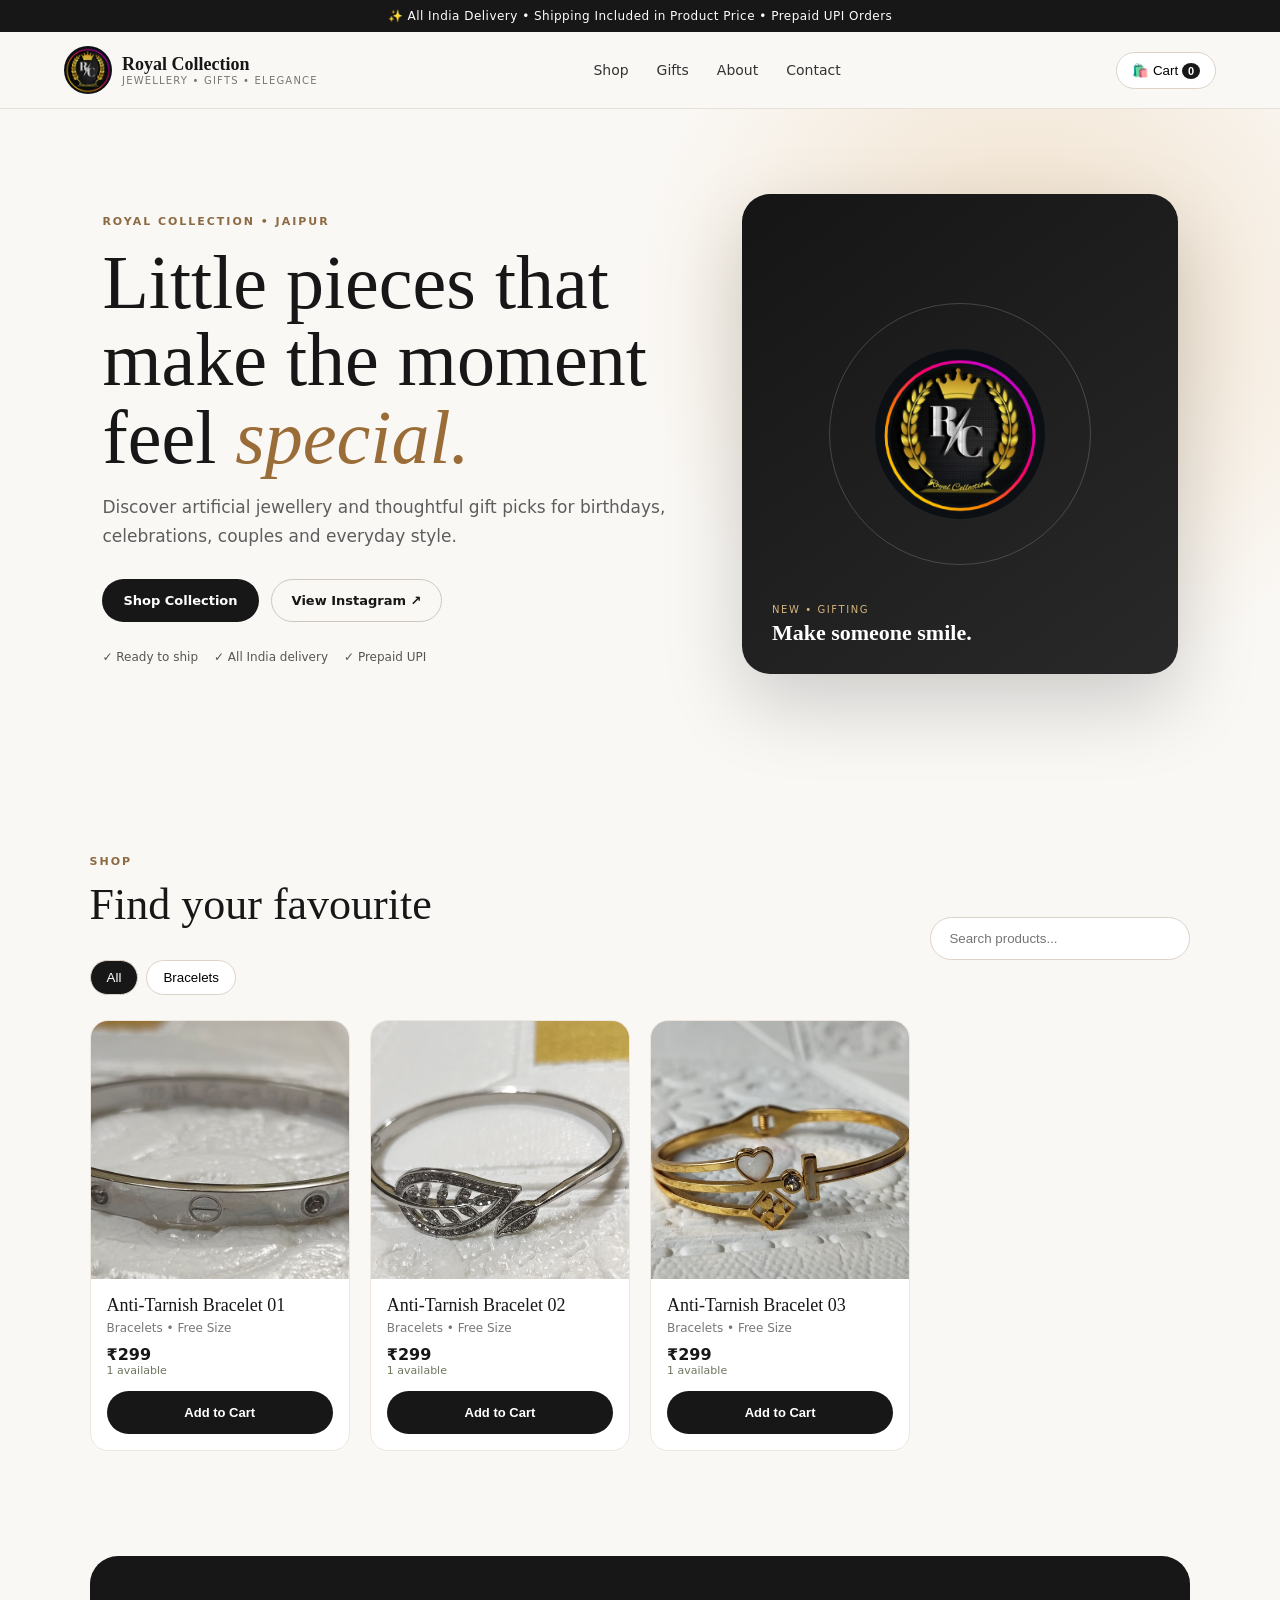
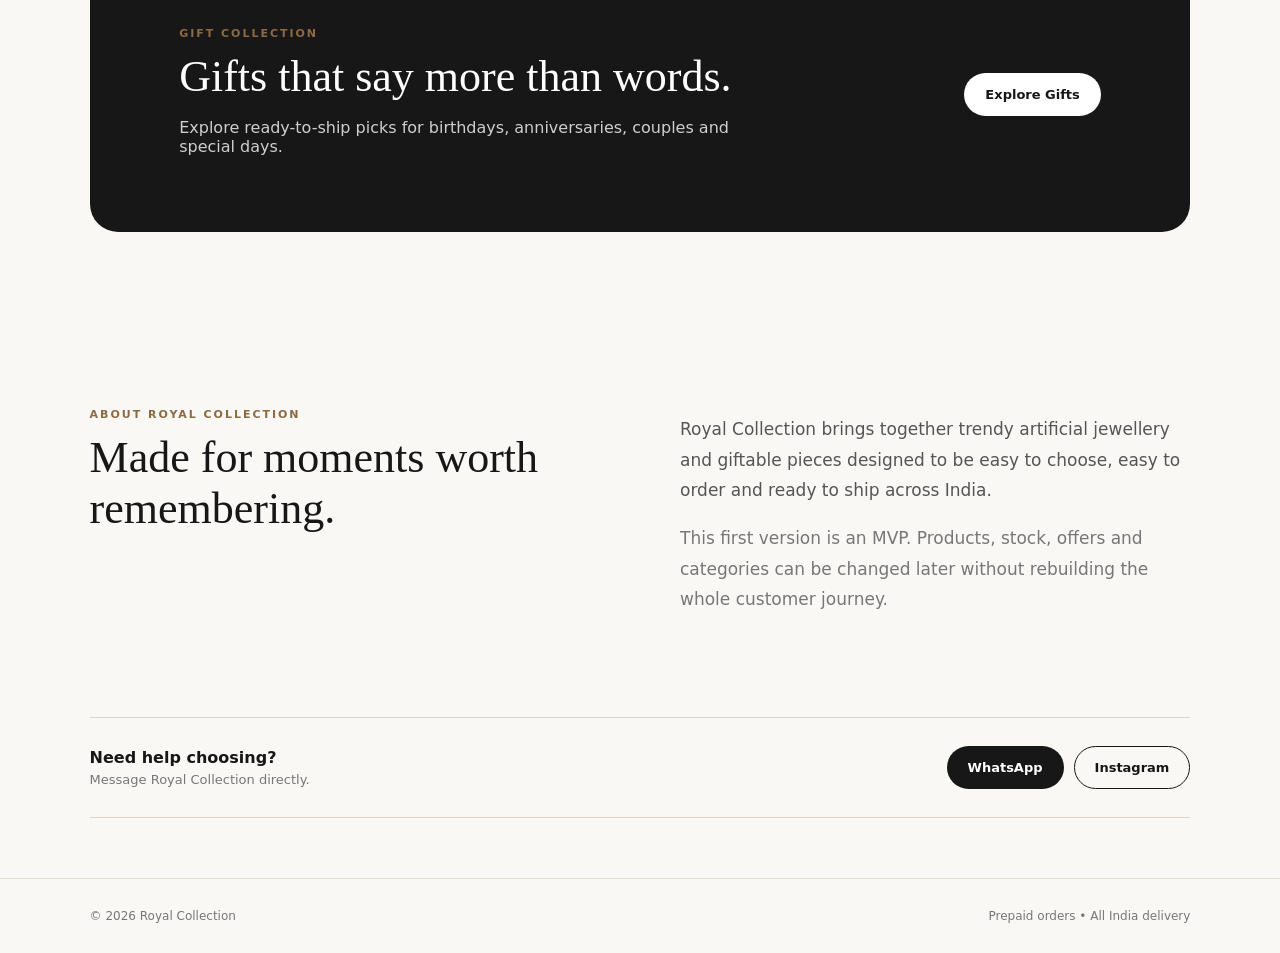
<file: index.html>
<!doctype html>
<html lang="en">
<head>
  <meta charset="utf-8">
  <meta name="viewport" content="width=device-width, initial-scale=1">
  <meta name="description" content="Royal Collection — artificial jewellery, bracelets, earrings, pendants and gift hampers.">
  <title>Royal Collection | Artificial Jewellery & Gifts</title>
  <link rel="stylesheet" href="styles.css">
</head>
<body>
  <div class="announcement">✨ All India Delivery • Shipping Included in Product Price • Prepaid UPI Orders</div>

  <header class="site-header">
    <a class="brand" href="#home" aria-label="Royal Collection home">
      <img src="logo.png" alt="Royal Collection logo">
      <div><strong>Royal Collection</strong><span>Jewellery • Gifts • Elegance</span></div>
    </a>
    <nav class="desktop-nav" aria-label="Main navigation">
      <a href="#shop">Shop</a>
      <a href="#gifts">Gifts</a>
      <a href="#about">About</a>
      <a href="#contact">Contact</a>
    </nav>
    <button class="cart-button" id="openCart" aria-label="Open cart">🛍️ <span>Cart</span> <b id="cartCount">0</b></button>
  </header>

  <main id="home">
    <section class="hero">
      <div class="hero-copy">
        <p class="eyebrow">ROYAL COLLECTION • JAIPUR</p>
        <h1>Little pieces that make the moment feel <em>special.</em></h1>
        <p>Discover artificial jewellery and thoughtful gift picks for birthdays, celebrations, couples and everyday style.</p>
        <div class="hero-actions">
          <a class="btn primary" href="#shop">Shop Collection</a>
          <a class="btn ghost" href="https://ig.me/m/royalcollection.inn" target="_blank" rel="noopener">View Instagram ↗</a>
        </div>
        <div class="trust-row"><span>✓ Ready to ship</span><span>✓ All India delivery</span><span>✓ Prepaid UPI</span></div>
      </div>
      <div class="hero-card">
        <img src="logo.png" alt="Royal Collection">
        <div><span>NEW • GIFTING</span><strong>Make someone smile.</strong></div>
      </div>
    </section>

    <section class="section" id="shop">
      <div class="section-head">
        <div><p class="eyebrow">SHOP</p><h2>Find your favourite</h2></div>
        <div class="search-wrap"><input id="search" type="search" placeholder="Search products..."></div>
      </div>
      <div class="category-row" id="categories"></div>
      <div class="product-grid" id="productGrid"></div>
      <div class="empty-state hidden" id="emptyState">No products match your search.</div>
    </section>

    <section class="gift-banner" id="gifts">
      <div><p class="eyebrow">GIFT COLLECTION</p><h2>Gifts that say more than words.</h2><p>Explore ready-to-ship picks for birthdays, anniversaries, couples and special days.</p></div>
      <a class="btn light" href="#shop" data-category-link="Gifts">Explore Gifts</a>
    </section>

    <section class="section about" id="about">
      <div><p class="eyebrow">ABOUT ROYAL COLLECTION</p><h2>Made for moments worth remembering.</h2></div>
      <div><p>Royal Collection brings together trendy artificial jewellery and giftable pieces designed to be easy to choose, easy to order and ready to ship across India.</p><p class="muted">This first version is an MVP. Products, stock, offers and categories can be changed later without rebuilding the whole customer journey.</p></div>
    </section>

    <section class="contact-strip" id="contact">
      <div><strong>Need help choosing?</strong><span>Message Royal Collection directly.</span></div>
      <div class="contact-actions">
        <a class="btn dark" href="https://wa.me/919351266561" target="_blank" rel="noopener">WhatsApp</a>
        <a class="btn outline-dark" href="https://ig.me/m/royalcollection.inn" target="_blank" rel="noopener">Instagram</a>
      </div>
    </section>
  </main>

  <footer><span>© <span id="year"></span> Royal Collection</span><span>Prepaid orders • All India delivery</span></footer>

  <!-- Cart drawer -->
  <div class="overlay hidden" id="overlay"></div>
  <aside class="drawer" id="cartDrawer" aria-label="Shopping cart">
    <div class="drawer-head"><h2>Your Cart</h2><button class="icon-btn" id="closeCart">×</button></div>
    <div id="cartItems" class="cart-items"></div>
    <div class="cart-footer">
      <div class="total-line"><span>Total</span><strong id="cartTotal">₹0</strong></div>
      <button class="btn primary full" id="checkoutBtn">Proceed to Checkout</button>
    </div>
  </aside>


  <!-- Product detail modal -->
  <div class="modal hidden" id="productModal">
    <div class="modal-card product-detail-card">
      <div class="drawer-head"><h2>Product Details</h2><button class="icon-btn" id="closeProduct">×</button></div>
      <div id="productDetail" class="product-detail"></div>
    </div>
  </div>

  <!-- Checkout modal -->
  <div class="modal hidden" id="checkoutModal">
    <div class="modal-card">
      <div class="drawer-head"><h2>Checkout</h2><button class="icon-btn" id="closeCheckout">×</button></div>
      <div id="checkoutStep1">
        <div class="checkout-progress"><span class="active">1. Address</span><span>2. Payment</span><span>3. Confirmation</span></div>
        <div class="order-summary" id="checkoutSummary"></div>
        <p class="checkout-note">Enter the delivery details exactly as you want them printed on the parcel.</p>
        <form id="checkoutForm" class="form-grid">
          <label>Full Name<input required name="name" autocomplete="name"></label>
          <label>Mobile Number<input required name="phone" inputmode="tel" autocomplete="tel"></label>
          <label class="wide">House / Flat / Street<input required name="address"></label>
          <label>Area / Locality<input required name="area"></label>
          <label>City<input required name="city" autocomplete="address-level2"></label>
          <label>State<input required name="state" autocomplete="address-level1"></label>
          <label>Pincode<input required name="pincode" inputmode="numeric" autocomplete="postal-code"></label>
          <button class="btn primary wide" type="submit">Continue to Payment</button>
        </form>
      </div>
      <div id="checkoutStep2" class="hidden">
        <div class="checkout-progress"><span>1. Address</span><span class="active">2. Payment</span><span>3. Confirmation</span></div>
        <div class="payment-box">
          <p class="eyebrow">PAYMENT</p>
          <h3>Pay <span id="payAmount">₹0</span> by UPI</h3>
          <div class="qr-wrap">
            <img src="demo-payment-qr.svg" alt="Demo payment QR code">
          </div>
          <p><strong>Open PhonePe → Scan QR → Pay the exact amount.</strong></p>
          <p class="muted">This is a test QR for the MVP. Before the website goes live, we will replace it with your real PhonePe QR.</p>
        </div>
        <form id="paymentForm" class="form-grid">
          <label class="wide">UPI Transaction / UTR Number<input required name="utr" placeholder="Enter transaction reference"></label>
          <label class="wide">Payment Screenshot
            <input required id="paymentScreenshot" name="screenshot" type="file" accept="image/*">
          </label>
          <div class="screenshot-preview wide hidden" id="screenshotPreview">
            <img id="screenshotPreviewImg" alt="Payment screenshot preview">
          </div>
          <div class="payment-share wide">
            <strong>After payment</strong>
            <span>Save your payment screenshot, then share it with Royal Collection on Instagram for verification.</span>
            <a class="btn outline-dark" href="https://ig.me/m/royalcollection.inn" target="_blank" rel="noopener">Open Instagram ↗</a>
          </div>
          <button class="btn primary wide" type="submit">Submit Order</button>
        </form>
      </div>
      <div id="orderSuccess" class="success-box hidden">
        <div class="success-icon">✓</div>
        <p class="eyebrow">ORDER RECEIVED</p>
        <h2>Thank you for shopping with us!</h2>
        <p>Your order <strong id="successOrderId"></strong> has been recorded.</p>
        <p class="muted">Payment status: <strong>Under Verification</strong>. We will prepare the product after payment verification.</p>
        <a class="btn dark" href="https://wa.me/919351266561" target="_blank" rel="noopener">WhatsApp Royal Collection</a>
      </div>
    </div>
  </div>

  <script src="app.js"></script>
</body>
</html>
</file>
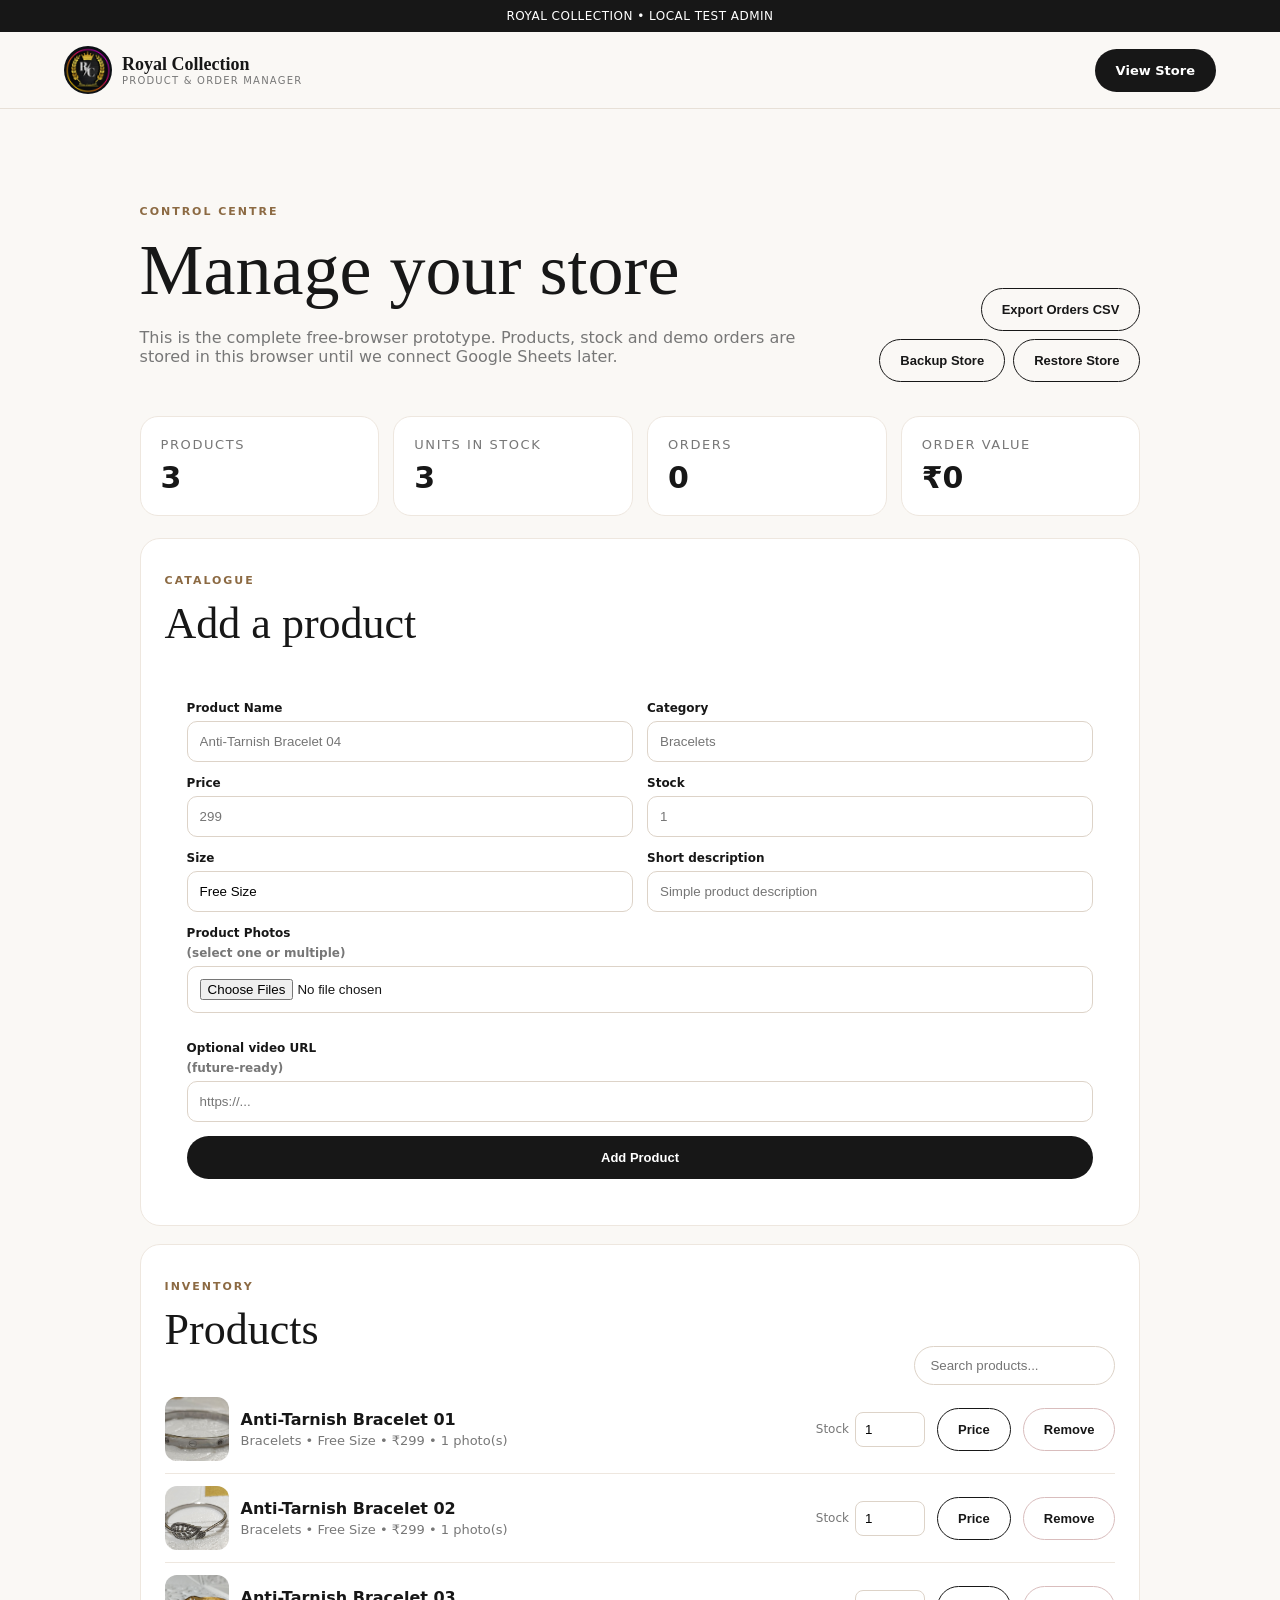
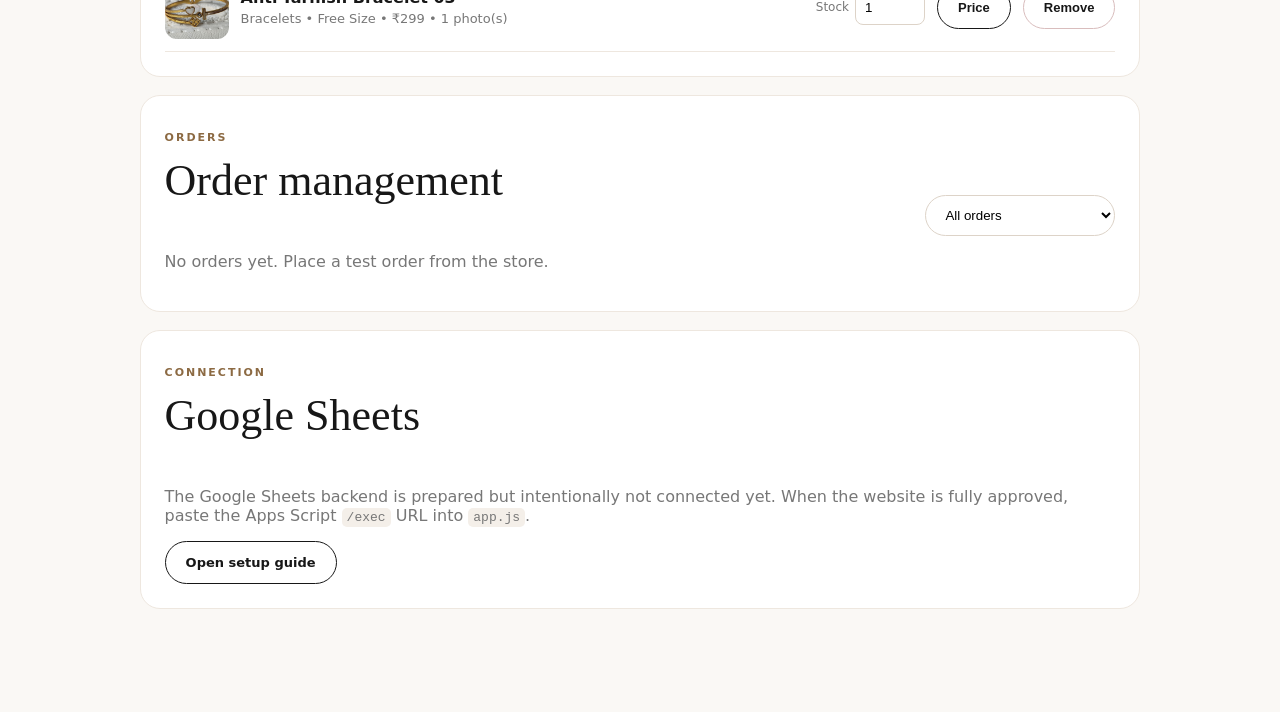
<file: admin.html>
<!doctype html>
<html lang="en"><head><meta charset="utf-8"><meta name="viewport" content="width=device-width,initial-scale=1"><title>Royal Collection — Admin</title><link rel="stylesheet" href="styles.css"></head>
<body class="admin-page">
<div class="announcement">ROYAL COLLECTION • LOCAL TEST ADMIN</div>
<header class="site-header"><a class="brand" href="index.html"><img src="logo.png" alt="Royal Collection logo"><div><strong>Royal Collection</strong><span>Product & Order Manager</span></div></a><a class="btn dark" href="index.html">View Store</a></header>
<main class="section admin-shell">
  <div class="admin-hero"><div><p class="eyebrow">CONTROL CENTRE</p><h1>Manage your store</h1><p class="muted">This is the complete free-browser prototype. Products, stock and demo orders are stored in this browser until we connect Google Sheets later.</p></div><div class="admin-actions"><button class="btn outline-dark" id="exportOrders">Export Orders CSV</button><button class="btn outline-dark" id="backupData">Backup Store</button><button class="btn outline-dark" id="restoreData">Restore Store</button><input id="restoreFile" type="file" accept="application/json" hidden></div></div>

  <div class="stats-grid" id="stats"></div>

  <section class="admin-card">
    <div class="section-head"><div><p class="eyebrow">CATALOGUE</p><h2>Add a product</h2></div></div>
    <form id="productForm" class="form-grid">
      <label>Product Name<input required name="name" placeholder="Anti-Tarnish Bracelet 04"></label>
      <label>Category<input required name="category" list="categoryList" placeholder="Bracelets"><datalist id="categoryList"><option>Bracelets</option><option>Earrings</option><option>Pendants</option><option>Hampers</option><option>Gift Products</option></datalist></label>
      <label>Price<input required name="price" type="number" min="1" step="1" placeholder="299"></label>
      <label>Stock<input required name="stock" type="number" min="0" step="1" placeholder="1"></label>
      <label>Size<input name="size" value="Free Size"></label>
      <label>Short description<input name="description" placeholder="Simple product description"></label>
      <label class="wide">Product Photos <span class="muted">(select one or multiple)</span><input name="photos" id="productPhotos" type="file" accept="image/*" multiple></label>
      <div class="photo-upload-preview wide" id="photoPreview"></div>
      <label class="wide">Optional video URL <span class="muted">(future-ready)</span><input name="videoUrl" placeholder="https://..."></label>
      <button class="btn primary wide" type="submit">Add Product</button>
    </form>
  </section>

  <section class="admin-card"><div class="section-head"><div><p class="eyebrow">INVENTORY</p><h2>Products</h2></div><input id="productFilter" class="admin-search" placeholder="Search products..."></div><div id="productsAdmin"></div></section>

  <section class="admin-card"><div class="section-head"><div><p class="eyebrow">ORDERS</p><h2>Order management</h2></div><select id="orderFilter" class="admin-search"><option value="All">All orders</option><option>New</option><option>Packed</option><option>Shipped</option><option>Delivered</option><option>Cancelled</option></select></div><div id="ordersAdmin"></div></section>

  <section class="admin-card"><div class="section-head"><div><p class="eyebrow">CONNECTION</p><h2>Google Sheets</h2></div></div><p class="muted">The Google Sheets backend is prepared but intentionally not connected yet. When the website is fully approved, paste the Apps Script <code>/exec</code> URL into <code>app.js</code>.</p><a class="btn outline-dark" href="GOOGLE_SHEETS_SETUP.md">Open setup guide</a></section>
</main>
<script>
const PRODUCT_KEY="rc_products_v2", ORDER_KEY="rc_orders";
const DEMO_PRODUCTS=[
{id:"RC001",name:"Anti-Tarnish Bracelet 01",category:"Bracelets",price:299,stock:1,size:"Free Size",image:"anti_tarnish_bracelet_01.png",images:["anti_tarnish_bracelet_01.png"],description:"A sleek silver-tone anti-tarnish bracelet with a clean circular band and subtle decorative detailing. A simple, polished choice for everyday styling or gifting."},
{id:"RC002",name:"Anti-Tarnish Bracelet 02",category:"Bracelets",price:299,stock:1,size:"Free Size",image:"anti_tarnish_bracelet_02.png",images:["anti_tarnish_bracelet_02.png"],description:"A graceful silver-tone bracelet featuring a detailed leaf-inspired centre design with stone-like accents. Its elegant look makes it suitable for everyday wear and special occasions."},
{id:"RC003",name:"Anti-Tarnish Bracelet 03",category:"Bracelets",price:299,stock:1,size:"Free Size",image:"anti_tarnish_bracelet_03.png",images:["anti_tarnish_bracelet_03.png"],description:"A stylish gold-tone bracelet with a heart, cross and geometric charm-inspired centre design. A thoughtful pick for gifting or adding a statement touch to an outfit."}
];
let products=JSON.parse(localStorage.getItem(PRODUCT_KEY)||"null")||DEMO_PRODUCTS;
let orders=JSON.parse(localStorage.getItem(ORDER_KEY)||"[]");
const money=n=>"₹"+Number(n).toLocaleString("en-IN");
const esc=s=>String(s??"").replace(/[&<>"']/g,m=>({"&":"&amp;","<":"&lt;",">":"&gt;","\"":"&quot;","'":"&#039;"}[m]));
function saveProducts(){localStorage.setItem(PRODUCT_KEY,JSON.stringify(products));}
function saveOrders(){localStorage.setItem(ORDER_KEY,JSON.stringify(orders));}
function renderStats(){
 const sold=orders.filter(o=>o.orderStatus!=="Cancelled").reduce((s,o)=>s+Number(o.amount||0),0);
 document.getElementById("stats").innerHTML=`<div class="stat"><span>Products</span><strong>${products.length}</strong></div><div class="stat"><span>Units in stock</span><strong>${products.reduce((s,p)=>s+Number(p.stock||0),0)}</strong></div><div class="stat"><span>Orders</span><strong>${orders.length}</strong></div><div class="stat"><span>Order value</span><strong>${money(sold)}</strong></div>`;
}
function renderProducts(){
 const q=document.getElementById("productFilter").value.toLowerCase();
 const list=products.filter(p=>p.name.toLowerCase().includes(q)||p.category.toLowerCase().includes(q));
 document.getElementById("productsAdmin").innerHTML=list.map(p=>`<div class="admin-row"><div class="admin-product-photo">${p.image?`<img src="${p.image}" alt="${esc(p.name)}">`:"💎"}</div><div class="admin-row-main"><strong>${esc(p.name)}</strong><span>${esc(p.category)} • ${esc(p.size||"Free Size")} • ${money(p.price)} • ${p.images?.length||1} photo(s)</span></div><label class="stock-edit">Stock<input type="number" min="0" value="${p.stock}" onchange="setStock('${p.id}',this.value)"></label><button class="btn outline-dark" onclick="editPrice('${p.id}')">Price</button><button class="btn outline-dark danger" onclick="removeProduct('${p.id}')">Remove</button></div>`).join("")||`<p class="muted">No products found.</p>`;
}
function renderOrders(){
 const f=document.getElementById("orderFilter").value; const list=orders.slice().reverse().filter(o=>f==="All"||o.orderStatus===f);
 document.getElementById("ordersAdmin").innerHTML=list.map(o=>{const items=(o.items||[]).map(i=>`${esc(i.name)} ×${i.quantity}`).join(", ");return `<div class="order-card"><div class="order-top"><div><strong>${esc(o.orderId)}</strong><span>${new Date(o.createdAt||Date.now()).toLocaleString("en-IN")}</span></div><strong>${money(o.amount)}</strong></div><div class="order-grid"><div><b>Customer</b><span>${esc(o.customer?.name)} • ${esc(o.customer?.phone)}</span></div><div><b>Items</b><span>${items}</span></div><div><b>Address</b><span>${esc(o.customer?.house)}, ${esc(o.customer?.area)}, ${esc(o.customer?.city)}, ${esc(o.customer?.state)} - ${esc(o.customer?.pincode)}</span></div><div><b>UTR</b><span>${esc(o.utr)}</span></div></div><div class="order-controls"><label>Payment <select onchange="setPaymentStatus('${o.orderId}',this.value)"><option ${o.paymentStatus==="Under Verification"?"selected":""}>Under Verification</option><option ${o.paymentStatus==="Verified"?"selected":""}>Verified</option><option ${o.paymentStatus==="Rejected"?"selected":""}>Rejected</option></select></label><label>Order <select onchange="setOrderStatus('${o.orderId}',this.value)"><option ${o.orderStatus==="New"?"selected":""}>New</option><option ${o.orderStatus==="Packed"?"selected":""}>Packed</option><option ${o.orderStatus==="Shipped"?"selected":""}>Shipped</option><option ${o.orderStatus==="Delivered"?"selected":""}>Delivered</option><option ${o.orderStatus==="Cancelled"?"selected":""}>Cancelled</option></select></label>${o.paymentScreenshot?.dataUrl?`<a class="btn outline-dark" href="${o.paymentScreenshot.dataUrl}" target="_blank">View Payment Screenshot</a>`:""}</div></div>`}).join("")||`<p class="muted">No orders yet. Place a test order from the store.</p>`;
}
function setStock(id,v){const p=products.find(x=>x.id===id);if(p){p.stock=Math.max(0,Number(v));saveProducts();renderAll();}}
function editPrice(id){const p=products.find(x=>x.id===id);const v=prompt(`Price for ${p.name}`,p.price);if(v!==null&&Number(v)>0){p.price=Number(v);saveProducts();renderAll();}}
function removeProduct(id){const p=products.find(x=>x.id===id);if(confirm(`Remove ${p.name}?`)){products=products.filter(x=>x.id!==id);saveProducts();renderAll();}}
function setPaymentStatus(id,v){const o=orders.find(x=>x.orderId===id);if(o){o.paymentStatus=v;saveOrders();renderAll();}}
function setOrderStatus(id,v){const o=orders.find(x=>x.orderId===id);if(o){o.orderStatus=v;saveOrders();renderAll();}}
async function imageToDataUrl(file){return new Promise((resolve,reject)=>{const r=new FileReader();r.onload=()=>{const img=new Image();img.onload=()=>{const max=1200,scale=Math.min(1,max/img.width,max/img.height),c=document.createElement("canvas");c.width=Math.round(img.width*scale);c.height=Math.round(img.height*scale);c.getContext("2d").drawImage(img,0,0,c.width,c.height);resolve(c.toDataURL("image/jpeg",.82))};img.onerror=reject;img.src=r.result};r.onerror=reject;r.readAsDataURL(file)})}
let selectedPhotos=[];
document.getElementById("productPhotos").onchange=async e=>{selectedPhotos=[];for(const f of e.target.files){if(f.type.startsWith("image/"))selectedPhotos.push(await imageToDataUrl(f));}document.getElementById("photoPreview").innerHTML=selectedPhotos.map(x=>`<img src="${x}">`).join("");};
document.getElementById("productForm").onsubmit=e=>{e.preventDefault();const d=Object.fromEntries(new FormData(e.target).entries());if(!selectedPhotos.length){alert("Please add at least one product photo.");return}const p={id:"RC"+Date.now(),name:d.name,category:d.category,price:Number(d.price),stock:Number(d.stock),size:d.size||"Free Size",description:d.description||"A stylish artificial jewellery piece selected by Royal Collection.",images:selectedPhotos,image:selectedPhotos[0],videoUrl:d.videoUrl||""};products.push(p);saveProducts();e.target.reset();selectedPhotos=[];document.getElementById("photoPreview").innerHTML="";renderAll();alert("Product added successfully.");};
document.getElementById("productFilter").oninput=renderProducts;document.getElementById("orderFilter").onchange=renderOrders;
document.getElementById("exportOrders").onclick=()=>{if(!orders.length){alert("No orders to export yet.");return}const headers=["Order ID","Created At","Customer","Phone","Address","Items","Amount","UTR","Payment Status","Order Status"];const rows=orders.map(o=>[o.orderId,o.createdAt,o.customer?.name,o.customer?.phone,[o.customer?.house,o.customer?.area,o.customer?.city,o.customer?.state,o.customer?.pincode].filter(Boolean).join(" "),(o.items||[]).map(i=>`${i.name} x${i.quantity}`).join(" | "),o.amount,o.utr,o.paymentStatus,o.orderStatus]);const csv=[headers,...rows].map(r=>r.map(v=>`"${String(v??"").replace(/"/g,'""')}"`).join(",")).join("\n");const a=document.createElement("a");a.href=URL.createObjectURL(new Blob([csv],{type:"text/csv"}));a.download="royal_collection_orders.csv";a.click();};
document.getElementById("backupData").onclick=()=>{const data={products,orders,cart:JSON.parse(localStorage.getItem("rc_cart_v2")||"{}"),orderNo:localStorage.getItem("rc_order_no")||"1000"};const a=document.createElement("a");a.href=URL.createObjectURL(new Blob([JSON.stringify(data,null,2)],{type:"application/json"}));a.download="royal_collection_backup.json";a.click();};
document.getElementById("restoreData").onclick=()=>document.getElementById("restoreFile").click();document.getElementById("restoreFile").onchange=e=>{const f=e.target.files[0];if(!f)return;const r=new FileReader();r.onload=()=>{try{const d=JSON.parse(r.result);if(d.products)products=d.products;if(d.orders)orders=d.orders;saveProducts();saveOrders();if(d.cart)localStorage.setItem("rc_cart_v2",JSON.stringify(d.cart));if(d.orderNo)localStorage.setItem("rc_order_no",d.orderNo);renderAll();alert("Backup restored.")}catch(err){alert("Invalid backup file.")}};r.readAsText(f)};
function renderAll(){renderStats();renderProducts();renderOrders()}renderAll();
</script>
</body></html>
</file>
<file: styles.css>
*{box-sizing:border-box}html{scroll-behavior:smooth}body{margin:0;font-family:Inter,ui-sans-serif,system-ui,-apple-system,Segoe UI,sans-serif;background:#faf8f5;color:#171717}.announcement{background:#171717;color:#fff;text-align:center;padding:9px 16px;font-size:12px;letter-spacing:.04em}.site-header{position:sticky;top:0;z-index:20;background:rgba(250,248,245,.94);backdrop-filter:blur(14px);display:flex;align-items:center;justify-content:space-between;padding:14px 5%;border-bottom:1px solid #e7e0d7}.brand{display:flex;align-items:center;gap:10px;text-decoration:none;color:#171717}.brand img{width:48px;height:48px;border-radius:50%;object-fit:cover}.brand div{display:grid}.brand strong{font-family:Georgia,serif;font-size:18px}.brand span{font-size:10px;letter-spacing:.12em;text-transform:uppercase;color:#777}.desktop-nav{display:flex;gap:28px}.desktop-nav a{color:#333;text-decoration:none;font-size:14px}.cart-button{border:1px solid #ddd3c8;background:#fff;border-radius:999px;padding:10px 15px;cursor:pointer}.cart-button b{background:#171717;color:#fff;border-radius:50%;padding:2px 6px;font-size:11px}.hero{min-height:650px;display:grid;grid-template-columns:1.15fr .85fr;gap:50px;align-items:center;padding:70px 8%;background:radial-gradient(circle at 80% 30%,#f0dfc8,transparent 35%),#faf8f5}.eyebrow{font-size:11px;letter-spacing:.18em;color:#8c6a43;font-weight:700}.hero h1{font-family:Georgia,serif;font-weight:400;font-size:clamp(42px,6vw,76px);line-height:1.02;margin:16px 0}.hero h1 em{color:#9a6c37}.hero-copy>p:not(.eyebrow){font-size:17px;line-height:1.7;color:#5d5d5d;max-width:620px}.hero-actions{display:flex;gap:12px;margin:28px 0}.btn{display:inline-flex;align-items:center;justify-content:center;border-radius:999px;padding:13px 20px;border:1px solid transparent;text-decoration:none;font-weight:700;font-size:13px;cursor:pointer}.primary{background:#171717;color:#fff}.ghost{border-color:#cfc7bd;color:#171717;background:transparent}.light{background:#fff;color:#171717}.dark{background:#171717;color:#fff}.outline-dark{border-color:#171717;color:#171717;background:transparent}.full{width:100%}.trust-row{display:flex;flex-wrap:wrap;gap:16px;font-size:12px;color:#555}.hero-card{height:480px;border-radius:28px;background:linear-gradient(145deg,#151515,#292929);display:flex;align-items:center;justify-content:center;position:relative;overflow:hidden;box-shadow:0 30px 80px rgba(0,0,0,.18)}.hero-card:after{content:"";position:absolute;width:260px;height:260px;border:1px solid rgba(255,255,255,.18);border-radius:50%}.hero-card img{width:170px;height:170px;border-radius:50%;object-fit:cover;z-index:2}.hero-card div{position:absolute;bottom:28px;left:30px;color:#fff;display:grid;gap:5px}.hero-card span{font-size:10px;letter-spacing:.16em;color:#d7b47f}.hero-card strong{font-family:Georgia,serif;font-size:22px}.section{padding:85px 7%;max-width:1500px;margin:auto}.section-head{display:flex;align-items:end;justify-content:space-between;gap:20px}.section h2{font-family:Georgia,serif;font-weight:400;font-size:44px;margin:8px 0 30px}.search-wrap input{border:1px solid #ddd3c8;border-radius:999px;padding:13px 18px;background:#fff;min-width:260px}.category-row{display:flex;gap:8px;overflow:auto;padding-bottom:25px}.category-row button{white-space:nowrap;border:1px solid #ddd3c8;background:#fff;border-radius:999px;padding:9px 16px;cursor:pointer}.category-row button.active{background:#171717;color:#fff}.product-grid{display:grid;grid-template-columns:repeat(4,1fr);gap:20px}.product{background:#fff;border:1px solid #eee7df;border-radius:18px;overflow:hidden;transition:.2s}.product:hover{transform:translateY(-3px);box-shadow:0 14px 35px rgba(0,0,0,.07)}.product-image{aspect-ratio:1/1;background:linear-gradient(135deg,#eee5d9,#f8f5f0);display:grid;place-items:center;position:relative}.product-image span{font-size:42px}.product-body{padding:16px}.product-body h3{font-family:Georgia,serif;font-size:18px;font-weight:400;margin:0 0 5px}.product-body p{margin:0 0 10px;color:#777;font-size:12px}.price{font-weight:800}.stock{font-size:11px;color:#6c765d}.product-body button{width:100%;margin-top:14px}.gift-banner{margin:20px 7% 80px;border-radius:28px;padding:60px 7%;background:#171717;color:#fff;display:flex;justify-content:space-between;align-items:center;gap:30px}.gift-banner h2{font:400 44px Georgia,serif;margin:8px 0}.gift-banner p:not(.eyebrow){color:#cfcfcf;max-width:600px}.about{display:grid;grid-template-columns:1fr 1fr;gap:80px}.about p:not(.eyebrow){font-size:17px;line-height:1.8;color:#555}.muted{color:#777!important}.contact-strip{margin:0 7% 60px;border-top:1px solid #ddd3c8;border-bottom:1px solid #ddd3c8;padding:28px 0;display:flex;justify-content:space-between;align-items:center}.contact-strip div:first-child{display:grid;gap:5px}.contact-strip span{font-size:13px;color:#777}.contact-actions{display:flex;gap:10px}footer{padding:30px 7%;display:flex;justify-content:space-between;font-size:12px;color:#777;border-top:1px solid #e7e0d7}.overlay{position:fixed;inset:0;background:rgba(0,0,0,.35);z-index:30}.drawer{position:fixed;right:0;top:0;bottom:0;width:min(460px,100%);background:#fff;z-index:31;transform:translateX(100%);transition:.25s;display:flex;flex-direction:column}.drawer.open{transform:translateX(0)}.drawer-head{display:flex;align-items:center;justify-content:space-between;padding:22px;border-bottom:1px solid #eee}.drawer-head h2{font:400 28px Georgia,serif;margin:0}.icon-btn{border:0;background:transparent;font-size:30px;cursor:pointer}.cart-items{padding:18px;overflow:auto;flex:1}.cart-line{display:grid;grid-template-columns:60px 1fr auto;gap:12px;padding:12px 0;border-bottom:1px solid #eee}.thumb{background:#f0e8df;border-radius:10px;display:grid;place-items:center;font-size:25px}.qty{display:flex;gap:7px;align-items:center;margin-top:8px}.qty button{border:1px solid #ddd;background:#fff;border-radius:50%;width:24px;height:24px}.cart-footer{padding:20px;border-top:1px solid #eee}.total-line{display:flex;justify-content:space-between;margin-bottom:15px}.modal{position:fixed;inset:0;background:rgba(0,0,0,.55);z-index:40;display:grid;place-items:center;padding:20px}.modal-card{background:#fff;border-radius:24px;width:min(680px,100%);max-height:92vh;overflow:auto}.form-grid{display:grid;grid-template-columns:1fr 1fr;gap:14px;padding:22px}.form-grid label{display:grid;gap:6px;font-size:12px;font-weight:700}.form-grid input{width:100%;border:1px solid #ddd3c8;border-radius:10px;padding:12px;background:#fff}.wide{grid-column:1/-1}.order-summary{margin:20px 22px 0;background:#faf8f5;border-radius:14px;padding:15px}.payment-box{text-align:center;padding:25px}.payment-box h3{font:400 28px Georgia,serif}.qr-placeholder{width:210px;height:210px;margin:20px auto;border:2px dashed #b9a58f;display:grid;place-items:center;text-align:center;font-weight:800;color:#8c6a43;border-radius:12px;background:#faf8f5}.success-box{text-align:center;padding:50px 30px}.success-icon{margin:auto;width:60px;height:60px;border-radius:50%;display:grid;place-items:center;background:#e9f1e4;color:#405f31;font-size:30px}.hidden{display:none!important}.empty-state{text-align:center;padding:60px;color:#777}@media(max-width:900px){.desktop-nav{display:none}.hero{grid-template-columns:1fr;padding:55px 6%}.hero-card{height:350px}.product-grid{grid-template-columns:repeat(2,1fr)}.about{grid-template-columns:1fr;gap:10px}.gift-banner{display:block;margin:10px 6% 60px}.gift-banner .btn{margin-top:15px}.contact-strip{margin:0 6% 40px;display:block}.contact-actions{margin-top:15px}.section{padding:60px 6%}.section-head{display:block}.search-wrap input{width:100%;margin-bottom:15px}}@media(max-width:520px){.brand span{display:none}.brand img{width:42px;height:42px}.hero h1{font-size:43px}.product-grid{grid-template-columns:1fr 1fr;gap:10px}.product-body{padding:12px}.product-body h3{font-size:15px}.form-grid{grid-template-columns:1fr}.wide{grid-column:auto}.gift-banner h2{font-size:34px}.hero-card{height:300px}}

.product-image img{width:100%;height:100%;object-fit:cover;display:block}.thumb img{width:100%;height:100%;object-fit:cover;border-radius:10px;display:block}

.product{cursor:pointer}
.product-detail-card{max-width:900px}
.product-detail{display:grid;grid-template-columns:minmax(0,1fr) minmax(0,1fr);gap:28px;align-items:start}
.product-detail-media{aspect-ratio:1/1;border-radius:18px;overflow:hidden;background:#f3eee6;display:flex;align-items:center;justify-content:center}
.product-detail-media img{width:100%;height:100%;object-fit:cover;display:block}
.product-detail-info{padding:8px 4px}
.product-detail-info h2{font-size:clamp(30px,4vw,46px);line-height:1.05;margin:6px 0 12px}
.detail-price{font-size:28px;font-weight:800;margin-bottom:8px}
.detail-meta{color:#777;margin-bottom:24px}
.detail-description{color:#555;line-height:1.7}

@media(max-width:700px){.product-detail{grid-template-columns:1fr}.product-detail-card{width:calc(100vw - 24px)}}

/* Product detail slider + compact responsive layout */
.product-detail-card{max-width:980px;width:min(980px,calc(100vw - 32px));max-height:90vh;overflow:auto}
.product-detail{grid-template-columns:minmax(360px,1.05fr) minmax(320px,.95fr);gap:34px}
.product-detail-media{position:relative;aspect-ratio:1/1;min-height:360px;max-height:520px}
.product-detail-info{display:flex;flex-direction:column;justify-content:center;min-width:0}
.product-detail-info h2{font-size:clamp(30px,3.4vw,44px);margin:4px 0 10px}
.detail-price{font-size:28px;margin-bottom:6px}
.detail-meta{margin-bottom:18px}
.detail-description{margin-top:0;margin-bottom:22px}
.slider-btn{position:absolute;top:50%;transform:translateY(-50%);width:42px;height:42px;border:0;border-radius:50%;background:rgba(255,255,255,.92);font-size:34px;line-height:1;cursor:pointer;box-shadow:0 3px 14px rgba(0,0,0,.12)}
.slider-prev{left:14px}.slider-next{right:14px}
.slider-dots{position:absolute;left:50%;bottom:14px;transform:translateX(-50%);display:flex;gap:7px}
.slider-dot{width:8px;height:8px;padding:0;border:0;border-radius:50%;background:rgba(255,255,255,.65);cursor:pointer}
.slider-dot.active{width:22px;border-radius:10px;background:#171717}
.full{width:100%;margin-top:auto}
@media(max-width:760px){
  .product-detail-card{width:calc(100vw - 20px);max-height:92vh}
  .product-detail{grid-template-columns:1fr;gap:18px}
  .product-detail-media{min-height:280px;max-height:none}
  .product-detail-info{padding-bottom:6px}
}

.checkout-progress{display:flex;gap:8px;margin:0 0 18px;flex-wrap:wrap}
.checkout-progress span{padding:8px 12px;border-radius:999px;background:#f2eee8;color:#777;font-size:13px}
.checkout-progress span.active{background:#171717;color:#fff}
.checkout-note{margin:-4px 0 16px;color:#777;font-size:14px}
.summary-title{font-weight:800;font-size:18px;margin-bottom:10px}
.checkout-item{display:grid;grid-template-columns:52px 1fr auto;gap:12px;align-items:center;padding:10px 0;border-bottom:1px solid #eee}
.checkout-item-photo{width:52px;height:52px;border-radius:10px;overflow:hidden;background:#f3eee6;display:flex;align-items:center;justify-content:center}
.checkout-item-photo img{width:100%;height:100%;object-fit:cover}
.checkout-item-info{display:flex;flex-direction:column;gap:4px;min-width:0}
.checkout-item-info span{font-size:13px;color:#777}
.summary-total{display:flex;justify-content:space-between;padding-top:14px;margin-top:4px;font-size:18px}
#checkoutSummary{margin-bottom:8px}
@media(max-width:600px){.checkout-item{grid-template-columns:46px 1fr auto}.checkout-item-photo{width:46px;height:46px}}

.payment-box{text-align:center}
.qr-wrap{width:min(280px,70vw);margin:14px auto;border:1px solid #eee;border-radius:18px;padding:10px;background:#fff}
.qr-wrap img{display:block;width:100%;height:auto}
.screenshot-preview{border:1px solid #eee;border-radius:14px;padding:8px;background:#faf8f4}
.screenshot-preview img{display:block;width:100%;max-height:220px;object-fit:contain;border-radius:10px}
.payment-share{display:flex;flex-direction:column;gap:7px;background:#f7f3ed;border-radius:14px;padding:14px}
.payment-share .btn{align-self:flex-start}

/* V2 admin dashboard */
.admin-shell{max-width:1180px}.admin-hero{display:flex;justify-content:space-between;gap:30px;align-items:end;margin-bottom:34px}.admin-hero h1{font:400 clamp(42px,6vw,72px) Georgia,serif;margin:0 0 12px}.admin-actions{display:flex;gap:8px;flex-wrap:wrap;justify-content:flex-end}.stats-grid{display:grid;grid-template-columns:repeat(4,1fr);gap:14px;margin-bottom:22px}.stat{background:#fff;border:1px solid #eee7df;border-radius:18px;padding:20px}.stat span{display:block;color:#777;font-size:13px;text-transform:uppercase;letter-spacing:.12em}.stat strong{display:block;font-size:30px;margin-top:8px}.admin-card{background:#fff;border:1px solid #eee7df;border-radius:20px;padding:24px;margin:18px 0}.admin-search{border:1px solid #ddd3c8;border-radius:999px;padding:11px 15px;background:#fff;min-width:190px}.admin-row{display:grid;grid-template-columns:64px 1fr auto auto auto;gap:12px;align-items:center;padding:12px 0;border-bottom:1px solid #eee7df}.admin-product-photo{width:64px;height:64px;border-radius:12px;overflow:hidden;background:#f3eee6;display:flex;align-items:center;justify-content:center;font-size:28px}.admin-product-photo img{width:100%;height:100%;object-fit:cover}.admin-row-main{display:flex;flex-direction:column;gap:4px}.admin-row-main span{font-size:13px;color:#777}.stock-edit{display:flex;align-items:center;gap:6px;font-size:12px;color:#777}.stock-edit input{width:70px;padding:9px;border:1px solid #ddd3c8;border-radius:8px}.danger{border-color:#d9bdbd}.photo-upload-preview{display:flex;gap:8px;flex-wrap:wrap}.photo-upload-preview img{width:90px;height:90px;object-fit:cover;border-radius:12px;border:1px solid #eee7df}.order-card{border:1px solid #eee7df;border-radius:16px;padding:16px;margin:10px 0}.order-top{display:flex;justify-content:space-between;gap:15px}.order-top div{display:flex;flex-direction:column;gap:3px}.order-top span,.order-grid span{font-size:13px;color:#777}.order-grid{display:grid;grid-template-columns:repeat(2,1fr);gap:14px;margin:15px 0}.order-grid div{display:flex;flex-direction:column;gap:4px}.order-controls{display:flex;gap:10px;align-items:end;flex-wrap:wrap}.order-controls label{display:flex;flex-direction:column;gap:5px;font-size:12px;color:#777}.order-controls select{padding:9px 12px;border:1px solid #ddd3c8;border-radius:8px;background:#fff}.admin-card code{background:#f4efe9;padding:2px 5px;border-radius:5px}@media(max-width:800px){.admin-hero{display:block}.admin-actions{justify-content:flex-start;margin-top:18px}.stats-grid{grid-template-columns:repeat(2,1fr)}.admin-row{grid-template-columns:54px 1fr auto}.admin-row .stock-edit,.admin-row .btn{grid-column:auto}.order-grid{grid-template-columns:1fr}}@media(max-width:520px){.stats-grid{grid-template-columns:1fr 1fr}.admin-card{padding:16px}.admin-row{grid-template-columns:52px 1fr}.admin-row .stock-edit,.admin-row .btn{grid-column:2}.admin-search{min-width:0;width:100%}.section-head{align-items:flex-start;gap:12px;flex-direction:column}}

.instagram-proof-note{display:flex;flex-direction:column;gap:5px;background:#f7f3ed;border-radius:14px;padding:14px;margin:14px 0;text-align:left}.instagram-proof-note span{color:#666;font-size:14px;line-height:1.5}
</file>
